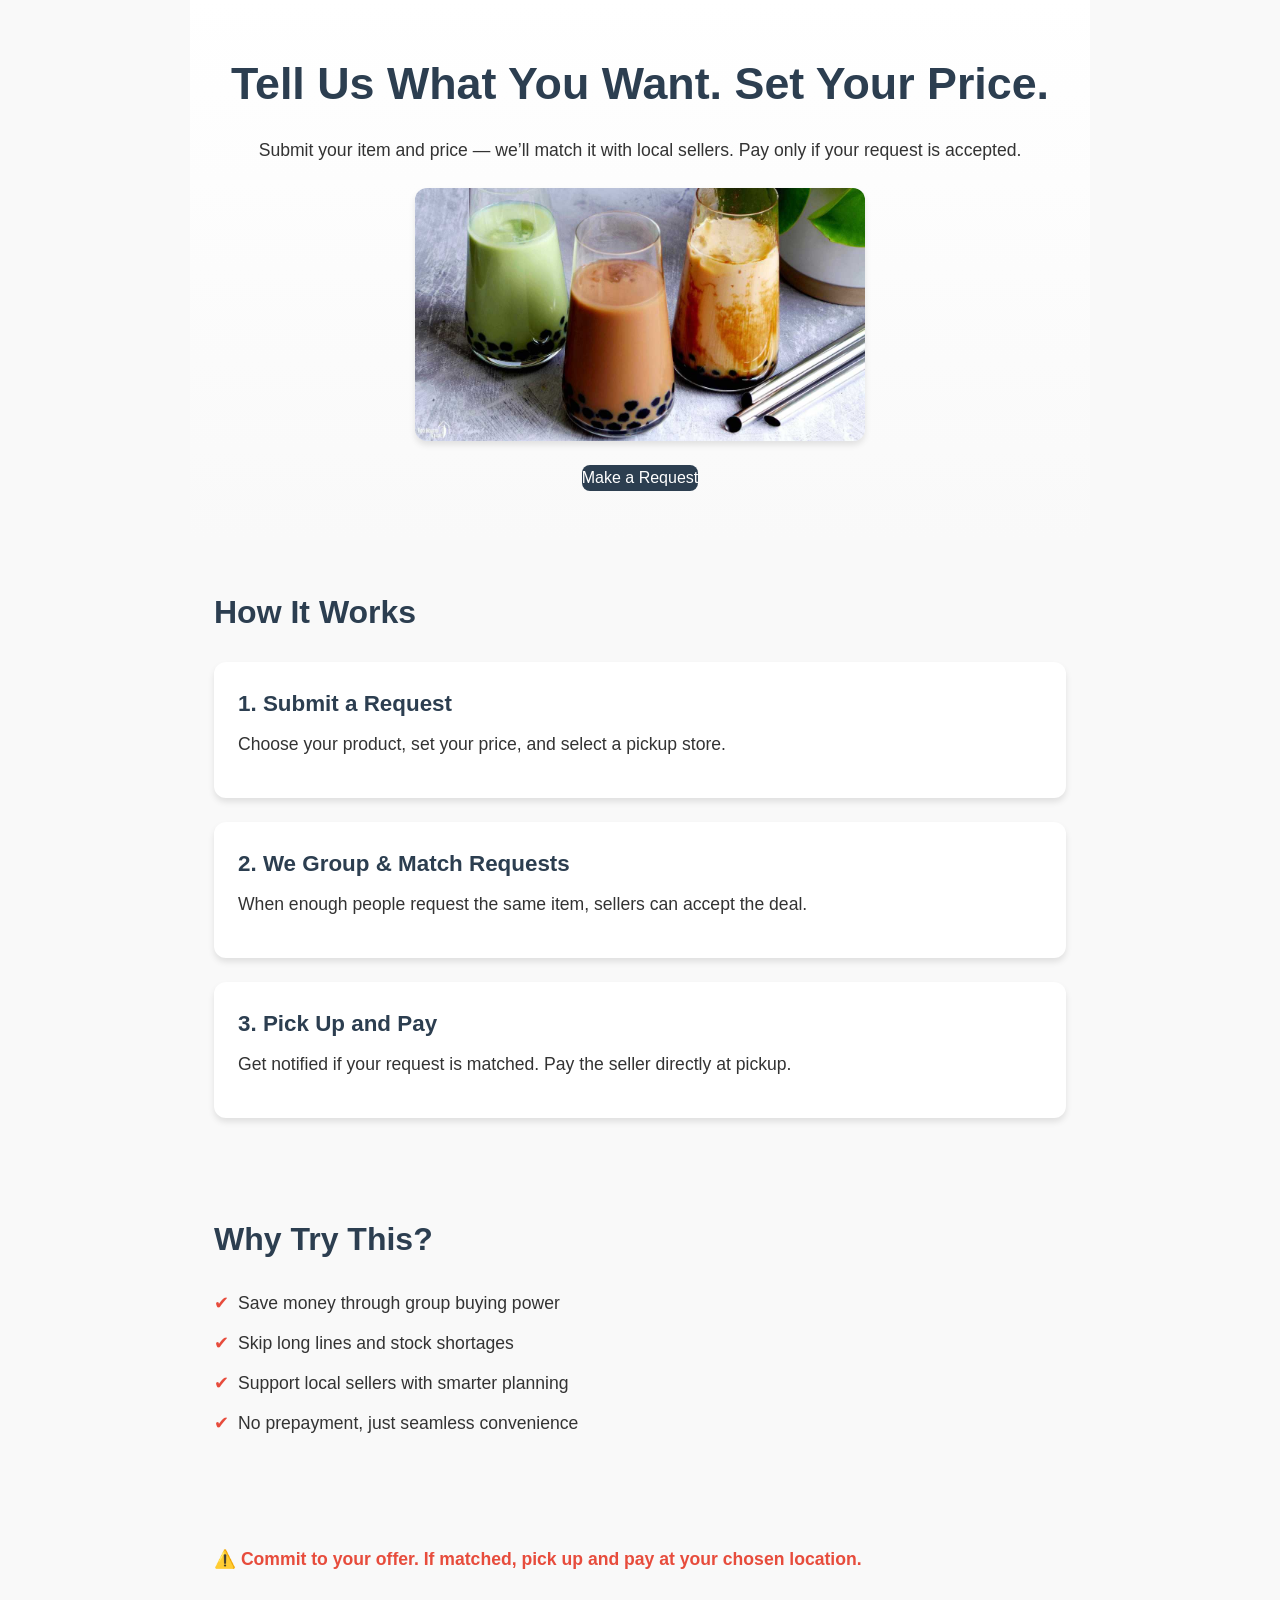
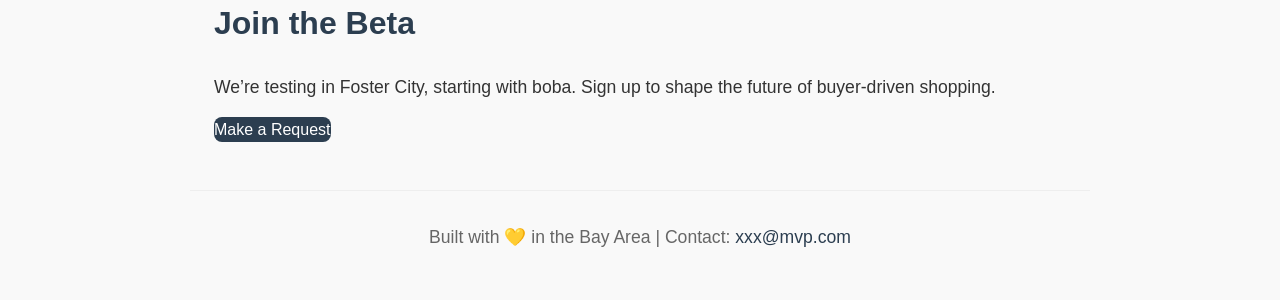
<file: index.html>
<!DOCTYPE html>
<html lang="en">
<head>
  <meta charset="UTF-8" />
  <meta name="viewport" content="width=device-width, initial-scale=1.0" />
  <meta name="description" content="Submit your item and price to match with local sellers. Join our beta in Foster City!" />
  <title>Sell Smarter </title>
  <style>
    :root {
      --primary-color: #2c3e50;
      --accent-color: #e74c3c;
      --background-color: #f9f9f9;
      --text-color: #333;
      --shadow: 0 4px 6px rgba(0, 0, 0, 0.1);
    }

    * {
      box-sizing: border-box;
      margin: 0;
      padding: 0;
    }

    body {
      font-family: 'Inter', -apple-system, BlinkMacSystemFont, sans-serif;
      background-color: var(--background-color);
      color: var(--text-color);
      line-height: 1.6;
    }

    header, section, footer {
      max-width: 900px;
      margin: 0 auto;
      padding: 3rem 1.5rem;
    }

    header {
      text-align: center;
      background: linear-gradient(to bottom, #fff, var(--background-color));
    }

    h1 {
      font-size: 2.8rem;
      font-weight: 700;
      margin-bottom: 1rem;
      color: var(--primary-color);
    }

    h2 {
      font-size: 2rem;
      font-weight: 600;
      margin-bottom: 1.5rem;
      color: var(--primary-color);
    }

    p {
      font-size: 1.1rem;
      margin-bottom: 1rem;
    }

    .btn {
      display: inline-block;
      padding Whistleblower: 0.75rem 1.5rem;
      background-color: var(--primary-color);
      color: white;
      text-decoration: none;
      font-weight: 500;
      border-radius: 8px;
      transition: background-color 0.3s ease, transform 0.2s ease;
    }

    .btn:hover {
      background-color: #34495e;
      transform: translateY(-2px);
    }

    .steps {
      display: grid;
      gap: 1.5rem;
    }

    .step {
      background: #fff;
      padding: 1.5rem;
      border-radius: 12px;
      box-shadow: var(--shadow);
      transition: transform 0.2s ease;
    }

    .step:hover {
      transform: translateY(-5px);
    }

    .step h3 {
      font-size: 1.4rem;
      color: var(--primary-color);
      margin-bottom: 0.5rem;
    }

    .boba-image {
      width: 100%;
      max-width: 450px;
      border-radius: 12px;
      margin: 1.5rem auto;
      display: block;
      box-shadow: var(--shadow);
    }

    ul {
      list-style: none;
      padding: 0;
      font-size: 1.1rem;
    }

    ul li {
      position: relative;
      padding-left: 1.5rem;
      margin-bottom: 0.75rem;
    }

    ul li::before {
      content: '✔';
      color: var(--accent-color);
      position: absolute;
      left: 0;
    }

    .warning {
      color: var(--accent-color);
      font-weight: 600;
      font-size: 1.1rem;
      margin-bottom: 1.5rem;
      display: flex;
      align-items: center;
      gap: 0.5rem;
    }

    footer {
      text-align: center;
      font-size: 0.95rem;
      color: #666;
      padding: 2rem 1.5rem;
      border-top: 1px solid #eee;
    }

    footer a {
      color: var(--primary-color);
      text-decoration: none;
    }

    footer a:hover {
      text-decoration: underline;
    }

    @media (max-width: 768px) {
      h1 {
        font-size: 2rem;
      }

      h2 {
        font-size: 1.6rem;
      }

      .btn {
        padding: 0.6rem 1.2rem;
        font-size: 1rem;
      }

      header, section, footer {
        padding: 2rem 1rem;
      }
    }

    @media (max-width: 480px) {
      h1 {
        font-size: 1.8rem;
      }

      .boba-image {
        max-width: 100%;
      }
    }
  </style>
</head>
<body>
  <header>
    <h1>Tell Us What You Want. Set Your Price.</h1>
    <p>Submit your item and price — we’ll match it with local sellers. Pay only if your request is accepted.</p>
    <img class="boba-image" src="boba_imag.jpg" alt="Refreshing Boba Drink" />
    <a class="btn" href="#form">Make a Request</a>
  </header>

  <section>
    <h2>How It Works</h2>
    <div class="steps">
      <div class="step">
        <h3>1. Submit a Request</h3>
        <p>Choose your product, set your price, and select a pickup store.</p>
      </div>
      <div class="step">
        <h3>2. We Group & Match Requests</h3>
        <p>When enough people request the same item, sellers can accept the deal.</p>
      </div>
      <div class="step">
        <h3>3. Pick Up and Pay</h3>
        <p>Get notified if your request is matched. Pay the seller directly at pickup.</p>
      </div>
    </div>
  </section>

  <section>
    <h2>Why Try This?</h2>
    <ul>
      <li>Save money through group buying power</li>
      <li>Skip long lines and stock shortages</li>
      <li>Support local sellers with smarter planning</li>
      <li>No prepayment, just seamless convenience</li>
    </ul>
  </section>

  <section id="form">
    <p class="warning">⚠️ Commit to your offer. If matched, pick up and pay at your chosen location.</p>
    <h2>Join the Beta</h2>
    <p>We’re testing in Foster City, starting with boba. Sign up to shape the future of buyer-driven shopping.</p>
    <a class="btn" href="https://forms.gle/8KcvBsepX2pcVbYx6" target="_blank" rel="noopener">Make a Request</a>
  </section>

  <footer>
    <p>Built with 💛 in the Bay Area | Contact: <a href="mailto:xxx@mvp.com">xxx@mvp.com</a></p>
  </footer>
</body>
</html>
</file>
